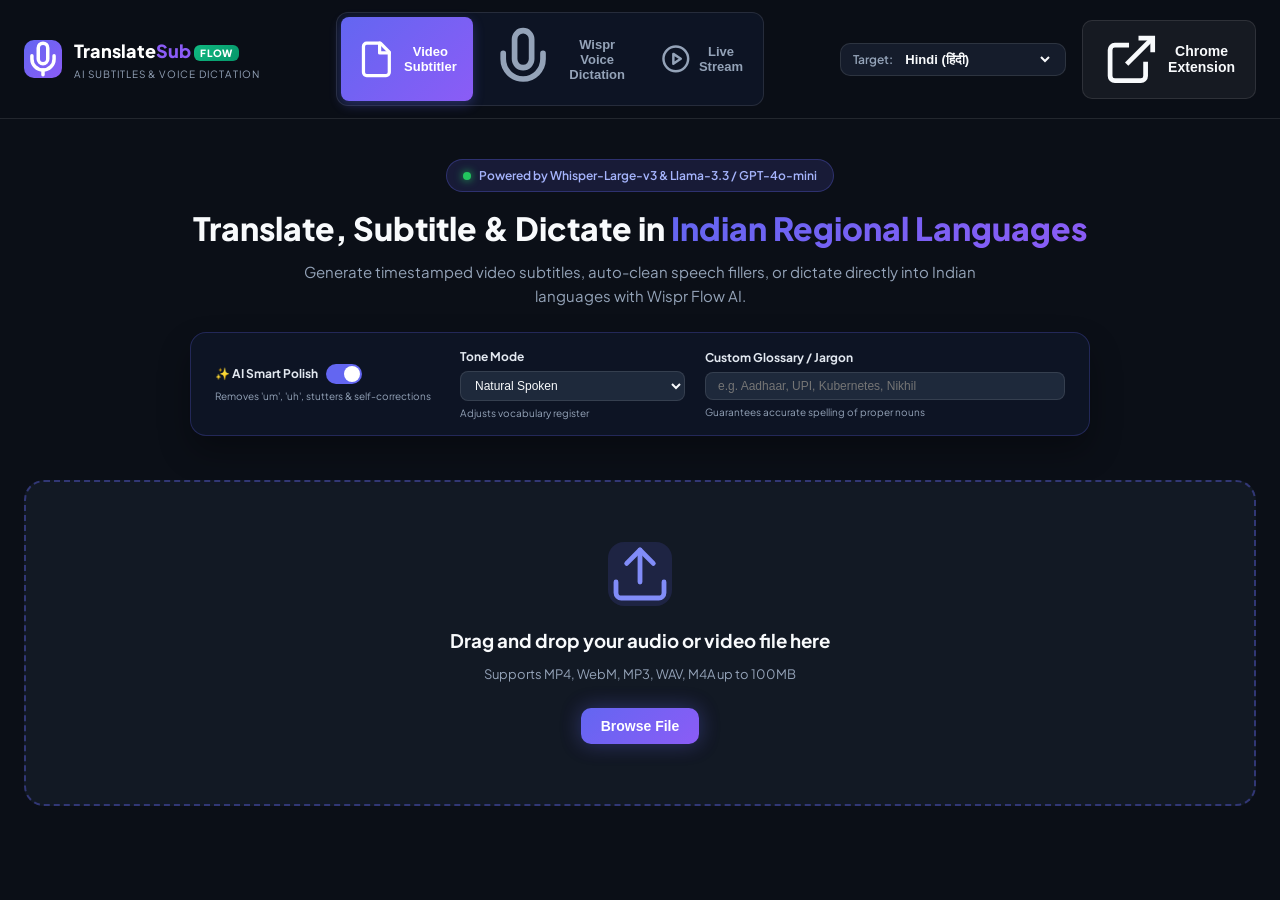
<file: frontend/index.html>
<!DOCTYPE html>
<html lang="en">
<head>
  <meta charset="UTF-8">
  <meta name="viewport" content="width=device-width, initial-scale=1.0">
  <title>TranslateSub & Wispr Flow - AI Video Subtitles & Regional Voice Dictation</title>
  <link rel="stylesheet" href="styles.css">
  <link rel="preconnect" href="https://fonts.googleapis.com">
  <link rel="preconnect" href="https://fonts.gstatic.com" crossorigin>
  <link href="https://fonts.googleapis.com/css2?family=Plus+Jakarta+Sans:wght@400;500;600;700;800&display=swap" rel="stylesheet">
</head>
<body>
  <!-- Header Navbar -->
  <header class="navbar">
    <div class="nav-container">
      <div class="brand">
        <div class="logo-icon">
          <svg viewBox="0 0 24 24" fill="none" stroke="currentColor" stroke-width="2.2" stroke-linecap="round" stroke-linejoin="round">
            <path d="M12 2a3 3 0 0 0-3 3v7a3 3 0 0 0 6 0V5a3 3 0 0 0-3-3z"></path>
            <path d="M19 10v2a7 7 0 0 1-14 0v-2"></path>
            <line x1="12" y1="19" x2="12" y2="22"></line>
          </svg>
        </div>
        <div class="brand-text">
          <span class="brand-name">Translate<span class="brand-accent">Sub</span> <span class="badge-flow">FLOW</span></span>
          <span class="brand-tag">AI Subtitles & Voice Dictation</span>
        </div>
      </div>

      <!-- Studio Mode Nav Pills -->
      <div class="nav-pills">
        <button id="pillFileStudio" class="nav-pill active">
          <svg viewBox="0 0 24 24" fill="none" stroke="currentColor" stroke-width="2" stroke-linecap="round" stroke-linejoin="round"><path d="M14.5 2H6a2 2 0 0 0-2 2v16a2 2 0 0 0 2 2h12a2 2 0 0 0 2-2V7.5L14.5 2z"></path><polyline points="14 2 14 8 20 8"></polyline></svg>
          Video Subtitler
        </button>
        <button id="pillDictateStudio" class="nav-pill">
          <svg viewBox="0 0 24 24" fill="none" stroke="currentColor" stroke-width="2" stroke-linecap="round" stroke-linejoin="round"><path d="M12 2a3 3 0 0 0-3 3v7a3 3 0 0 0 6 0V5a3 3 0 0 0-3-3z"></path><path d="M19 10v2a7 7 0 0 1-14 0v-2"></path></svg>
          Wispr Voice Dictation
        </button>
        <button id="pillLiveStudio" class="nav-pill">
          <svg viewBox="0 0 24 24" fill="none" stroke="currentColor" stroke-width="2" stroke-linecap="round" stroke-linejoin="round"><circle cx="12" cy="12" r="10"></circle><polygon points="10 8 16 12 10 16 10 8"></polygon></svg>
          Live Stream
        </button>
      </div>

      <!-- Language & Controls -->
      <div class="nav-actions">
        <div class="lang-selector-group">
          <span class="lang-label">Target:</span>
          <select id="globalLangSelect" class="lang-select">
            <option value="hi" selected>Hindi (हिंदी)</option>
            <option value="mr">Marathi (मराठी)</option>
            <option value="ta">Tamil (தமிழ்)</option>
            <option value="te">Telugu (తెలుగు)</option>
            <option value="kn">Kannada (ಕನ್ನಡ)</option>
            <option value="bn">Bengali (বাংলা)</option>
            <option value="gu">Gujarati (ગુજરાતી)</option>
            <option value="ml">Malayalam (മലയാളം)</option>
            <option value="pa">Punjabi (ਪੰਜਾਬੀ)</option>
          </select>
        </div>

        <button id="extModalBtn" class="btn btn-outline">
          <svg viewBox="0 0 24 24" fill="none" stroke="currentColor" stroke-width="2"><path d="M18 13v6a2 2 0 0 1-2 2H5a2 2 0 0 1-2-2V8a2 2 0 0 1 2-2h6"></path><polyline points="15 3 21 3 21 9"></polyline><line x1="10" y1="14" x2="21" y2="3"></line></svg>
          Chrome Extension
        </button>
      </div>
    </div>
  </header>

  <!-- Hero Header -->
  <section class="hero-section">
    <div class="container text-center">
      <div class="hero-badge">
        <span class="pulse-dot"></span> Powered by Whisper-Large-v3 & Llama-3.3 / GPT-4o-mini
      </div>
      <h1 class="hero-title">Translate, Subtitle & Dictate in <span class="gradient-text">Indian Regional Languages</span></h1>
      <p class="hero-subtitle">Generate timestamped video subtitles, auto-clean speech fillers, or dictate directly into Indian languages with Wispr Flow AI.</p>

      <!-- Wispr Flow Global AI Settings Bar -->
      <div class="wispr-settings-bar card">
        <div class="wispr-setting-item">
          <label class="wispr-label">
            <span>✨ AI Smart Polish</span>
            <input type="checkbox" id="globalSmartCleanup" checked>
            <span class="toggle-track"><span class="toggle-indicator"></span></span>
          </label>
          <span class="wispr-hint">Removes 'um', 'uh', stutters & self-corrections</span>
        </div>

        <div class="wispr-setting-item">
          <label class="wispr-label">Tone Mode</label>
          <select id="globalToneSelect" class="select-sm">
            <option value="casual" selected>Natural Spoken</option>
            <option value="formal">Formal / Business</option>
            <option value="summary">Key Points Summary</option>
          </select>
          <span class="wispr-hint">Adjusts vocabulary register</span>
        </div>

        <div class="wispr-setting-item flex-2">
          <label class="wispr-label">Custom Glossary / Jargon</label>
          <input type="text" id="globalGlossaryInput" placeholder="e.g. Aadhaar, UPI, Kubernetes, Nikhil" class="input-sm">
          <span class="wispr-hint">Guarantees accurate spelling of proper nouns</span>
        </div>
      </div>
    </div>
  </section>

  <!-- Main Content Container -->
  <main class="main-container">

    <!-- MODE 1: FILE SUBTITLE STUDIO -->
    <section id="fileStudioMode" class="studio-section active">
      <!-- Upload Dropzone -->
      <div id="dropzone" class="dropzone-card">
        <input type="file" id="fileInput" accept="video/*,audio/*" class="file-input-hidden">
        <div class="dropzone-content">
          <div class="upload-icon">
            <svg viewBox="0 0 24 24" fill="none" stroke="currentColor" stroke-width="1.8" stroke-linecap="round" stroke-linejoin="round">
              <path d="M21 15v4a2 2 0 0 1-2 2H5a2 2 0 0 1-2-2v-4"></path>
              <polyline points="17 8 12 3 7 8"></polyline>
              <line x1="12" y1="3" x2="12" y2="15"></line>
            </svg>
          </div>
          <h3>Drag and drop your audio or video file here</h3>
          <p class="dropzone-hint">Supports MP4, WebM, MP3, WAV, M4A up to 100MB</p>
          <button type="button" id="browseBtn" class="btn btn-primary btn-glow">
            Browse File
          </button>
        </div>
      </div>

      <!-- Loading / Processing Card -->
      <div id="processingCard" class="card processing-card hidden">
        <div class="spinner"></div>
        <div class="processing-info">
          <h4 id="processingStatusTitle">Transcribing & Polishing Subtitles...</h4>
          <p id="processingStatusDesc">Whisper is extracting timestamps while AI polishes fillers and translates into your target regional language.</p>
          <div class="progress-bar-container">
            <div class="progress-bar-fill" id="progressBarFill"></div>
          </div>
        </div>
      </div>

      <!-- Studio Dual Pane Workspace -->
      <div id="workspaceGrid" class="workspace-grid hidden">

        <!-- Left Pane: Media Player & Synchronized Overlay -->
        <div class="media-pane card">
          <div class="pane-header">
            <div class="pane-title">
              <svg viewBox="0 0 24 24" fill="none" stroke="currentColor" stroke-width="2"><rect x="2" y="2" width="20" height="20" rx="2.18" ry="2.18"></rect><line x1="7" y1="2" x2="7" y2="22"></line><line x1="17" y1="2" x2="17" y2="22"></line><line x1="2" y1="12" x2="22" y2="12"></line></svg>
              Media Preview
            </div>
            <span id="fileNameBadge" class="badge">video.mp4</span>
          </div>

          <div class="player-wrapper">
            <video id="mediaPlayer" controls crossorigin="anonymous"></video>
            <!-- Synchronized On-Player Subtitle Overlay -->
            <div id="playerSubtitleOverlay" class="player-subtitle-overlay hidden">
              <div id="playerSubTranslated" class="sub-translated">...</div>
              <div id="playerSubOriginal" class="sub-original">...</div>
            </div>
          </div>
        </div>

        <!-- Right Pane: Interactive Subtitle Editor -->
        <div class="editor-pane card">
          <div class="pane-header">
            <div class="pane-title">
              <svg viewBox="0 0 24 24" fill="none" stroke="currentColor" stroke-width="2"><path d="M11 4H4a2 2 0 0 0-2 2v14a2 2 0 0 0 2 2h14a2 2 0 0 0 2-2v-7"></path><path d="M18.5 2.5a2.121 2.121 0 0 1 3 3L12 15l-4 1 1-4 9.5-9.5z"></path></svg>
              Subtitle Editor (<span id="segmentCount">0</span> segments)
            </div>
            <div class="editor-actions">
              <select id="exportFormatSelect" class="select-sm">
                <option value="srt">SRT Subtitles</option>
                <option value="vtt">WebVTT</option>
                <option value="txt">Plain Text</option>
              </select>
              <button id="downloadSubBtn" class="btn btn-sm btn-primary">
                <svg viewBox="0 0 24 24" fill="none" stroke="currentColor" stroke-width="2"><path d="M21 15v4a2 2 0 0 1-2 2H5a2 2 0 0 1-2-2v-4"></path><polyline points="7 10 12 15 17 10"></polyline><line x1="12" y1="15" x2="12" y2="3"></line></svg>
                Download
              </button>
            </div>
          </div>

          <div class="search-bar-wrapper">
            <svg class="search-icon" viewBox="0 0 24 24" fill="none" stroke="currentColor" stroke-width="2"><circle cx="11" cy="11" r="8"></circle><line x1="21" y1="21" x2="16.65" y2="16.65"></line></svg>
            <input type="text" id="searchInput" placeholder="Search original or translated subtitles..." class="search-input">
          </div>

          <div id="segmentList" class="segment-list">
            <!-- Dynamically populated subtitle cards -->
          </div>
        </div>
      </div>
    </section>

    <!-- MODE 2: WISPR VOICE DICTATION STUDIO -->
    <section id="dictateStudioMode" class="studio-section">
      <div class="dictate-container card">
        <div class="dictate-header">
          <div>
            <h2>Wispr Flow Voice Dictation</h2>
            <p class="text-muted">Speak naturally into your microphone — AI will strip out filler words, stutters, and self-corrections into polished regional script.</p>
          </div>
          <button id="dictateRecordBtn" class="btn btn-primary btn-lg btn-glow">
            <svg viewBox="0 0 24 24" fill="none" stroke="currentColor" stroke-width="2"><path d="M12 2a3 3 0 0 0-3 3v7a3 3 0 0 0 6 0V5a3 3 0 0 0-3-3z"></path><path d="M19 10v2a7 7 0 0 1-14 0v-2"></path><line x1="12" y1="19" x2="12" y2="22"></line></svg>
            <span>Start Dictating</span>
          </button>
        </div>

        <div class="dictate-output-box">
          <div class="dictate-box-header">
            <span class="dictate-box-label">Polished Regional Output</span>
            <button id="copyDictationBtn" class="btn btn-xs btn-outline">
              <svg viewBox="0 0 24 24" width="14" height="14" fill="none" stroke="currentColor" stroke-width="2"><rect x="9" y="9" width="13" height="13" rx="2" ry="2"></rect><path d="M5 15H4a2 2 0 0 1-2-2V4a2 2 0 0 1 2-2h9a2 2 0 0 1 2 2v1"></path></svg>
              Copy Text
            </button>
          </div>
          <textarea id="dictateResultText" placeholder="Click 'Start Dictating' and speak. Your polished regional translation will appear here..." class="dictate-textarea"></textarea>
          <div id="dictateOriginalHint" class="dictate-orig-hint"></div>
        </div>
      </div>
    </section>

    <!-- MODE 3: LIVE STREAM CAPTIONS STUDIO -->
    <section id="liveStudioMode" class="studio-section">
      <div class="live-studio-container card">
        <div class="live-header">
          <div>
            <h2>Live Audio Streaming Studio</h2>
            <p class="text-muted">Speak into your microphone or play browser tab audio to see real-time regional captions.</p>
          </div>
          <div class="live-status-badge" id="liveStatusBadge">
            <span class="status-dot"></span>
            <span id="liveStatusText">Disconnected</span>
          </div>
        </div>

        <div class="live-controls">
          <div class="form-row">
            <div class="form-group">
              <label>Audio Input Source</label>
              <select id="liveAudioSource" class="select-input">
                <option value="mic">Microphone Input</option>
                <option value="tab">Display / Tab Capture</option>
              </select>
            </div>
            <div class="form-group">
              <label>Target Language</label>
              <select id="liveTargetLang" class="select-input">
                <option value="hi">Hindi (हिंदी)</option>
                <option value="mr">Marathi (मराठी)</option>
                <option value="ta">Tamil (தமிழ்)</option>
                <option value="te">Telugu (తెలుగు)</option>
                <option value="kn">Kannada (ಕನ್ನಡ)</option>
                <option value="bn">Bengali (বাংলা)</option>
                <option value="gu">Gujarati (ગુજરાતી)</option>
                <option value="ml">Malayalam (മലയാളം)</option>
                <option value="pa">Punjabi (ਪੰਜਾਬੀ)</option>
              </select>
            </div>
          </div>

          <button id="toggleLiveBtn" class="btn btn-primary btn-lg btn-glow">
            <svg viewBox="0 0 24 24" fill="none" stroke="currentColor" stroke-width="2"><path d="M12 2a3 3 0 0 0-3 3v7a3 3 0 0 0 6 0V5a3 3 0 0 0-3-3z"></path><path d="M19 10v2a7 7 0 0 1-14 0v-2"></path><line x1="12" y1="19" x2="12" y2="22"></line></svg>
            Start Live Session
          </button>
        </div>

        <!-- Audio Waveform Visualizer Canvas -->
        <div class="visualizer-container">
          <canvas id="audioVisualizer"></canvas>
        </div>

        <!-- Live Subtitle Stream Timeline -->
        <div class="live-feed-header">
          <h3>Real-time Subtitle Feed</h3>
          <button id="clearLiveFeedBtn" class="btn btn-xs btn-outline">Clear Feed</button>
        </div>

        <div id="liveFeedTimeline" class="live-feed-timeline">
          <div class="feed-empty-state">
            <svg viewBox="0 0 24 24" fill="none" stroke="currentColor" stroke-width="1.5"><path d="M12 1a3 3 0 0 0-3 3v8a3 3 0 0 0 6 0V4a3 3 0 0 0-3-3z"></path><path d="M19 10v2a7 7 0 0 1-14 0v-2"></path></svg>
            <p>Click "Start Live Session" and speak to stream real-time translated captions.</p>
          </div>
        </div>
      </div>
    </section>

  </main>

  <!-- Chrome Extension Showcase Modal -->
  <div id="extModal" class="modal-backdrop hidden">
    <div class="modal-card card">
      <div class="modal-header">
        <h3>Chrome Extension & Wispr Voice Flow</h3>
        <button id="closeExtModalBtn" class="close-btn">&times;</button>
      </div>
      <div class="modal-body">
        <p>TranslateSub includes a Manifest V3 browser extension with instant voice typing and continuous tab audio capture.</p>

        <div class="feature-highlights">
          <div class="highlight-item">
            <span class="highlight-num">1</span>
            <div>
              <strong>🎙️ Instant Voice Dictation (Alt + Shift + V)</strong>
              <p>Type into WhatsApp Web, Gmail, Slack, ChatGPT in 9 Indian regional languages with filler-word removal.</p>
            </div>
          </div>
          <div class="highlight-item">
            <span class="highlight-num">2</span>
            <div>
              <strong>🔊 Tab Audio Pass-Through Loopback</strong>
              <p>Captures and translates tab audio without muting video playback.</p>
            </div>
          </div>
          <div class="highlight-item">
            <span class="highlight-num">3</span>
            <div>
              <strong>✨ On-Page Floating Caption Overlay</strong>
              <p>Renders sleek glassmorphic subtitles directly over YouTube, Netflix, or foreign livestreams.</p>
            </div>
          </div>
        </div>

        <div class="modal-footer">
          <a href="../extension/manifest.json" download class="btn btn-outline">View Manifest</a>
          <button id="gotItBtn" class="btn btn-primary">Got It</button>
        </div>
      </div>
    </div>
  </div>

  <script src="app.js"></script>
</body>
</html>
</file>
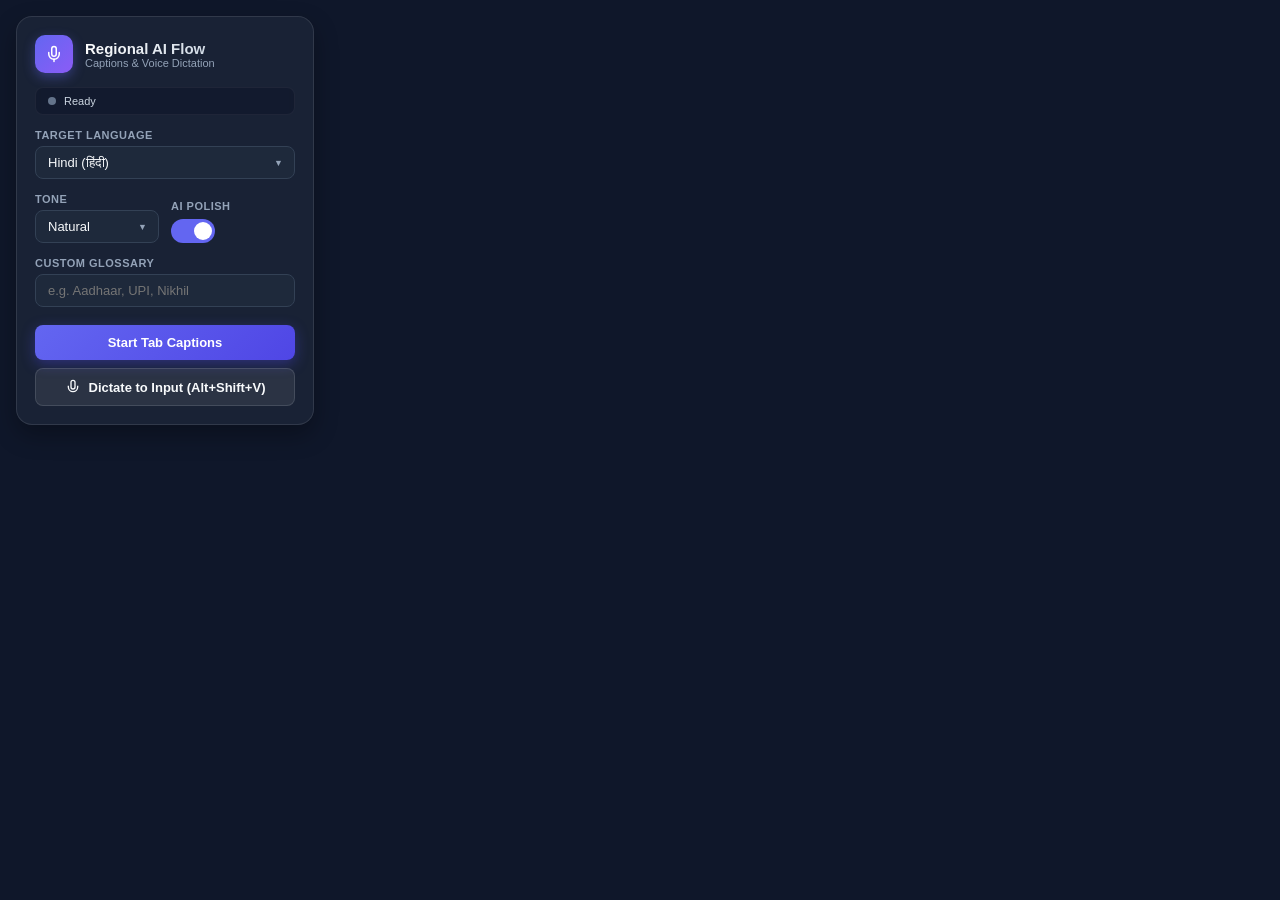
<file: extension/popup/popup.html>
<!DOCTYPE html>
<html lang="en">
<head>
  <meta charset="UTF-8">
  <meta name="viewport" content="width=device-width, initial-scale=1.0">
  <title>Regional Captions & Dictation</title>
  <link rel="stylesheet" href="popup.css">
</head>
<body>
  <div class="popup-card">
    <!-- Header -->
    <div class="header">
      <div class="logo-container">
        <svg class="icon-mic" viewBox="0 0 24 24" fill="none" stroke="currentColor" stroke-width="2" stroke-linecap="round" stroke-linejoin="round">
          <path d="M12 2a3 3 0 0 0-3 3v7a3 3 0 0 0 6 0V5a3 3 0 0 0-3-3z"></path>
          <path d="M19 10v2a7 7 0 0 1-14 0v-2"></path>
          <line x1="12" y1="19" x2="12" y2="22"></line>
        </svg>
      </div>
      <div>
        <h1 class="title">Regional AI Flow</h1>
        <p class="subtitle">Captions & Voice Dictation</p>
      </div>
    </div>

    <!-- Status Badge -->
    <div class="status-bar">
      <span class="status-dot" id="statusDot"></span>
      <span class="status-text" id="statusText">Ready</span>
    </div>

    <!-- Target Language Selection -->
    <div class="form-group">
      <label for="langSelect">Target Language</label>
      <div class="select-wrapper">
        <select id="langSelect">
          <option value="hi">Hindi (हिंदी)</option>
          <option value="mr">Marathi (मराठी)</option>
          <option value="ta">Tamil (தமிழ்)</option>
          <option value="te">Telugu (తెలుగు)</option>
          <option value="kn">Kannada (ಕನ್ನಡ)</option>
          <option value="bn">Bengali (বাংলা)</option>
          <option value="gu">Gujarati (ગુજરાતી)</option>
          <option value="ml">Malayalam (മലയാളം)</option>
          <option value="pa">Punjabi (ਪੰਜਾਬੀ)</option>
        </select>
      </div>
    </div>

    <!-- Wispr Flow AI Settings -->
    <div class="form-row-2">
      <div class="form-group flex-1">
        <label for="toneSelect">Tone</label>
        <div class="select-wrapper">
          <select id="toneSelect">
            <option value="casual" selected>Natural</option>
            <option value="formal">Formal</option>
            <option value="summary">Summary</option>
          </select>
        </div>
      </div>
      <div class="form-group flex-1">
        <label>AI Polish</label>
        <label class="toggle-switch">
          <input type="checkbox" id="smartCleanupToggle" checked>
          <span class="toggle-slider"></span>
        </label>
      </div>
    </div>

    <!-- Custom Glossary -->
    <div class="form-group">
      <label for="glossaryInput">Custom Glossary</label>
      <input type="text" id="glossaryInput" placeholder="e.g. Aadhaar, UPI, Nikhil" class="text-input">
    </div>

    <!-- Main Action Buttons -->
    <div class="button-group">
      <button id="toggleBtn" class="btn btn-primary">
        <span id="btnText">Start Tab Captions</span>
      </button>
      <button id="dictateBtn" class="btn btn-secondary">
        <svg viewBox="0 0 24 24" width="16" height="16" fill="none" stroke="currentColor" stroke-width="2"><path d="M12 2a3 3 0 0 0-3 3v7a3 3 0 0 0 6 0V5a3 3 0 0 0-3-3z"></path><path d="M19 10v2a7 7 0 0 1-14 0v-2"></path></svg>
        <span>Dictate to Input (Alt+Shift+V)</span>
      </button>
    </div>
  </div>

  <script src="popup.js"></script>
</body>
</html>
</file>
<file: frontend/styles.css>
/* styles.css - TranslateSub Web Studio Design System */

:root {
  --bg-primary: #0B0F17;
  --bg-secondary: #111827;
  --bg-card: rgba(30, 41, 59, 0.65);
  --bg-card-hover: rgba(30, 41, 59, 0.85);
  --border-color: rgba(255, 255, 255, 0.1);
  --border-glow: rgba(99, 102, 241, 0.4);
  --accent-gradient: linear-gradient(135deg, #6366F1 0%, #8B5CF6 100%);
  --accent-gold: #FDE047;
  --text-main: #F8FAFC;
  --text-muted: #94A3B8;
  --font-family: 'Plus Jakarta Sans', -apple-system, BlinkMacSystemFont, sans-serif;
}

* {
  box-sizing: border-box;
  margin: 0;
  padding: 0;
}

body {
  background-color: var(--bg-primary);
  color: var(--text-main);
  font-family: var(--font-family);
  line-height: 1.6;
  min-height: 100vh;
  display: flex;
  flex-direction: column;
}

/* Custom Scrollbar */
::-webkit-scrollbar {
  width: 8px;
  height: 8px;
}
::-webkit-scrollbar-track {
  background: rgba(15, 23, 42, 0.6);
}
::-webkit-scrollbar-thumb {
  background: #334155;
  border-radius: 4px;
}
::-webkit-scrollbar-thumb:hover {
  background: #475569;
}

/* Utility Classes */
.hidden {
  display: none !important;
}

.text-center {
  text-align: center;
}

.gradient-text {
  background: var(--accent-gradient);
  -webkit-background-clip: text;
  -webkit-text-fill-color: transparent;
}

.card {
  background: var(--bg-card);
  backdrop-filter: blur(16px);
  -webkit-backdrop-filter: blur(16px);
  border: 1px solid var(--border-color);
  border-radius: 16px;
  box-shadow: 0 16px 32px rgba(0, 0, 0, 0.3);
}

/* Buttons */
.btn {
  display: inline-flex;
  align-items: center;
  justify-content: center;
  gap: 8px;
  padding: 10px 20px;
  border-radius: 10px;
  font-size: 14px;
  font-weight: 600;
  cursor: pointer;
  border: none;
  transition: all 0.2s cubic-bezier(0.16, 1, 0.3, 1);
  text-decoration: none;
}

.btn-primary {
  background: var(--accent-gradient);
  color: #FFFFFF;
}

.btn-primary:hover {
  transform: translateY(-1px);
  box-shadow: 0 8px 20px rgba(99, 102, 241, 0.4);
}

.btn-danger {
  background: linear-gradient(135deg, #EF4444 0%, #DC2626 100%);
  color: #FFFFFF;
}

.btn-danger:hover {
  transform: translateY(-1px);
  box-shadow: 0 8px 20px rgba(239, 68, 68, 0.4);
}

.btn-glow {
  box-shadow: 0 0 20px rgba(99, 102, 241, 0.35);
}

.btn-outline {
  background: rgba(255, 255, 255, 0.05);
  color: var(--text-main);
  border: 1px solid var(--border-color);
}

.btn-outline:hover {
  background: rgba(255, 255, 255, 0.1);
  border-color: rgba(255, 255, 255, 0.2);
}

.btn-sm {
  padding: 6px 12px;
  font-size: 12px;
}

.btn-xs {
  padding: 4px 8px;
  font-size: 11px;
}

.btn-lg {
  padding: 14px 28px;
  font-size: 16px;
}

/* Header Navbar */
.navbar {
  background: rgba(11, 15, 23, 0.85);
  backdrop-filter: blur(12px);
  border-bottom: 1px solid var(--border-color);
  position: sticky;
  top: 0;
  z-index: 1000;
}

.nav-container {
  max-width: 1400px;
  margin: 0 auto;
  padding: 12px 24px;
  display: flex;
  align-items: center;
  justify-content: space-between;
  gap: 20px;
}

.brand {
  display: flex;
  align-items: center;
  gap: 12px;
}

.logo-icon {
  width: 38px;
  height: 38px;
  background: var(--accent-gradient);
  border-radius: 10px;
  display: flex;
  align-items: center;
  justify-content: center;
  color: #FFFFFF;
}

.brand-name {
  font-size: 18px;
  font-weight: 800;
  color: #FFFFFF;
}

.brand-accent {
  color: #8B5CF6;
}

.brand-tag {
  display: block;
  font-size: 10px;
  color: var(--text-muted);
  text-transform: uppercase;
  letter-spacing: 0.8px;
}

.nav-pills {
  display: flex;
  background: rgba(15, 23, 42, 0.8);
  padding: 4px;
  border-radius: 12px;
  border: 1px solid var(--border-color);
}

.nav-pill {
  display: flex;
  align-items: center;
  gap: 8px;
  padding: 8px 16px;
  border-radius: 8px;
  background: transparent;
  border: none;
  color: var(--text-muted);
  font-size: 13px;
  font-weight: 600;
  cursor: pointer;
  transition: all 0.2s ease;
}

.nav-pill.active {
  background: var(--accent-gradient);
  color: #FFFFFF;
  box-shadow: 0 4px 12px rgba(99, 102, 241, 0.3);
}

.nav-actions {
  display: flex;
  align-items: center;
  gap: 16px;
}

.lang-selector-group {
  display: flex;
  align-items: center;
  gap: 8px;
  background: rgba(30, 41, 59, 0.6);
  padding: 6px 12px;
  border-radius: 10px;
  border: 1px solid var(--border-color);
}

.lang-label {
  font-size: 12px;
  font-weight: 600;
  color: var(--text-muted);
}

.lang-select {
  background: transparent;
  border: none;
  color: var(--text-main);
  font-size: 13px;
  font-weight: 600;
  outline: none;
  cursor: pointer;
}

.lang-select option {
  background-color: #1E293B;
  color: #F8FAFC;
}

/* Hero Section */
.hero-section {
  padding: 40px 24px 20px;
}

.container {
  max-width: 900px;
  margin: 0 auto;
}

.hero-badge {
  display: inline-flex;
  align-items: center;
  gap: 8px;
  background: rgba(99, 102, 241, 0.15);
  border: 1px solid rgba(99, 102, 241, 0.3);
  padding: 6px 16px;
  border-radius: 20px;
  font-size: 12px;
  font-weight: 600;
  color: #A5B4FC;
  margin-bottom: 16px;
}

.pulse-dot {
  width: 8px;
  height: 8px;
  background: #22C55E;
  border-radius: 50%;
  box-shadow: 0 0 8px #22C55E;
}

.hero-title {
  font-size: 32px;
  font-weight: 800;
  line-height: 1.25;
  margin-bottom: 12px;
}

.hero-subtitle {
  font-size: 15px;
  color: var(--text-muted);
  max-width: 680px;
  margin: 0 auto;
}

.badge-flow {
  background: linear-gradient(135deg, #10B981, #059669);
  color: #FFFFFF;
  font-size: 10px;
  font-weight: 800;
  padding: 2px 6px;
  border-radius: 6px;
  vertical-align: middle;
  letter-spacing: 0.8px;
}

/* Wispr Flow Global AI Settings Bar */
.wispr-settings-bar {
  display: flex;
  align-items: center;
  justify-content: space-between;
  gap: 20px;
  padding: 14px 24px;
  margin: 24px auto 0;
  max-width: 900px;
  background: rgba(15, 23, 42, 0.75);
  border: 1px solid rgba(99, 102, 241, 0.25);
  text-align: left;
}

.wispr-setting-item {
  display: flex;
  flex-direction: column;
  gap: 4px;
  flex: 1;
}

.wispr-setting-item.flex-2 {
  flex: 1.6;
}

.wispr-label {
  font-size: 12px;
  font-weight: 700;
  color: #E2E8F0;
  display: flex;
  align-items: center;
  gap: 8px;
  cursor: pointer;
}

.wispr-hint {
  font-size: 10px;
  color: var(--text-muted);
}

.input-sm {
  background: #1E293B;
  border: 1px solid var(--border-color);
  color: var(--text-main);
  padding: 6px 12px;
  border-radius: 8px;
  font-size: 12px;
  outline: none;
  width: 100%;
}

.input-sm:focus {
  border-color: #6366F1;
}

/* Wispr Toggle Switch */
.toggle-track {
  display: inline-block;
  width: 36px;
  height: 20px;
  background: #334155;
  border-radius: 20px;
  position: relative;
  transition: all 0.2s ease;
}

.toggle-indicator {
  position: absolute;
  top: 2px;
  left: 2px;
  width: 16px;
  height: 16px;
  background: #FFFFFF;
  border-radius: 50%;
  transition: all 0.2s ease;
}

input[type="checkbox"]:checked + .toggle-track {
  background: #6366F1;
}

input[type="checkbox"]:checked + .toggle-track .toggle-indicator {
  transform: translateX(16px);
}

.wispr-label input[type="checkbox"] {
  display: none;
}

/* Dictation Studio Mode */
.dictate-container {
  padding: 32px;
  display: flex;
  flex-direction: column;
  gap: 24px;
  max-width: 900px;
  margin: 0 auto;
}

.dictate-header {
  display: flex;
  align-items: center;
  justify-content: space-between;
  gap: 20px;
}

.dictate-output-box {
  background: rgba(15, 23, 42, 0.7);
  border: 1px solid var(--border-color);
  border-radius: 16px;
  padding: 20px;
  display: flex;
  flex-direction: column;
  gap: 12px;
}

.dictate-box-header {
  display: flex;
  align-items: center;
  justify-content: space-between;
}

.dictate-box-label {
  font-size: 12px;
  font-weight: 700;
  color: var(--accent-gold);
  text-transform: uppercase;
  letter-spacing: 0.5px;
}

.dictate-textarea {
  width: 100%;
  height: 180px;
  background: transparent;
  border: none;
  color: #FFFFFF;
  font-family: inherit;
  font-size: 18px;
  font-weight: 600;
  line-height: 1.6;
  resize: vertical;
  outline: none;
}

.dictate-orig-hint {
  font-size: 12px;
  color: var(--text-muted);
  border-top: 1px solid rgba(255, 255, 255, 0.05);
  padding-top: 8px;
}

/* Main Container */
.main-container {
  max-width: 1400px;
  margin: 0 auto;
  padding: 24px;
  width: 100%;
  flex: 1;
}

.studio-section {
  display: none;
}

.studio-section.active {
  display: block;
}

/* Dropzone Card */
.dropzone-card {
  background: rgba(30, 41, 59, 0.4);
  border: 2px dashed rgba(99, 102, 241, 0.4);
  border-radius: 20px;
  padding: 60px 40px;
  text-align: center;
  cursor: pointer;
  transition: all 0.3s ease;
  position: relative;
}

.dropzone-card:hover, .dropzone-card.drag-over {
  background: rgba(99, 102, 241, 0.1);
  border-color: #6366F1;
  box-shadow: 0 0 30px rgba(99, 102, 241, 0.2);
}

.file-input-hidden {
  display: none;
}

.upload-icon {
  width: 64px;
  height: 64px;
  background: rgba(99, 102, 241, 0.15);
  border-radius: 16px;
  display: flex;
  align-items: center;
  justify-content: center;
  color: #818CF8;
  margin: 0 auto 20px;
}

.dropzone-hint {
  color: var(--text-muted);
  font-size: 13px;
  margin: 8px 0 24px;
}

/* Processing Card */
.processing-card {
  display: flex;
  align-items: center;
  gap: 24px;
  padding: 32px;
}

.spinner {
  width: 48px;
  height: 48px;
  border: 4px solid rgba(99, 102, 241, 0.2);
  border-top-color: #6366F1;
  border-radius: 50%;
  animation: spin 1s linear infinite;
  flex-shrink: 0;
}

@keyframes spin {
  to { transform: rotate(360deg); }
}

.processing-info {
  flex: 1;
}

.progress-bar-container {
  width: 100%;
  height: 8px;
  background: rgba(15, 23, 42, 0.8);
  border-radius: 4px;
  overflow: hidden;
  margin-top: 12px;
  position: relative;
}

.progress-bar-fill {
  height: 100%;
  width: 40%;
  background: var(--accent-gradient);
  border-radius: 4px;
  position: absolute;
  animation: indeterminateProgress 1.8s cubic-bezier(0.65, 0, 0.35, 1) infinite;
}

@keyframes indeterminateProgress {
  0% { left: -40%; width: 30%; }
  50% { left: 40%; width: 50%; }
  100% { left: 100%; width: 30%; }
}

/* Workspace Dual-Pane Grid */
.workspace-grid {
  display: grid;
  grid-template-columns: 1fr 1fr;
  gap: 24px;
}

@media (max-width: 1024px) {
  .workspace-grid {
    grid-template-columns: 1fr;
  }
}

.media-pane, .editor-pane {
  display: flex;
  flex-direction: column;
  height: 620px;
}

.pane-header {
  padding: 16px 20px;
  border-bottom: 1px solid var(--border-color);
  display: flex;
  align-items: center;
  justify-content: space-between;
  gap: 12px;
}

.pane-title {
  display: flex;
  align-items: center;
  gap: 8px;
  font-size: 15px;
  font-weight: 700;
}

.badge {
  background: rgba(99, 102, 241, 0.2);
  color: #A5B4FC;
  padding: 4px 10px;
  border-radius: 6px;
  font-size: 11px;
  font-weight: 600;
}

/* Media Player Wrapper */
.player-wrapper {
  position: relative;
  width: 100%;
  height: 100%;
  background: #000000;
  display: flex;
  align-items: center;
  justify-content: center;
  border-bottom-left-radius: 16px;
  border-bottom-right-radius: 16px;
  overflow: hidden;
}

video#mediaPlayer {
  width: 100%;
  max-height: 100%;
  object-fit: contain;
}

/* Subtitle Overlay over Media Player */
.player-subtitle-overlay {
  position: absolute;
  bottom: 50px;
  left: 50%;
  transform: translateX(-50%);
  width: 85%;
  background: rgba(15, 23, 42, 0.88);
  backdrop-filter: blur(12px);
  border: 1px solid rgba(255, 255, 255, 0.15);
  border-radius: 12px;
  padding: 12px 20px;
  text-align: center;
  pointer-events: none;
  transition: opacity 0.3s ease;
  box-shadow: 0 10px 30px rgba(0, 0, 0, 0.6);
}

.sub-translated {
  color: var(--accent-gold);
  font-size: 18px;
  font-weight: 700;
  line-height: 1.3;
}

.sub-original {
  color: var(--text-muted);
  font-size: 12px;
  margin-top: 4px;
}

/* Subtitle Editor Pane */
.editor-actions {
  display: flex;
  align-items: center;
  gap: 8px;
}

.select-sm {
  background: #1E293B;
  border: 1px solid var(--border-color);
  color: var(--text-main);
  padding: 6px 10px;
  border-radius: 8px;
  font-size: 12px;
  outline: none;
}

.search-bar-wrapper {
  padding: 12px 20px;
  border-bottom: 1px solid var(--border-color);
  position: relative;
}

.search-icon {
  position: absolute;
  left: 32px;
  top: 50%;
  transform: translateY(-50%);
  width: 16px;
  height: 16px;
  color: var(--text-muted);
}

.search-input {
  width: 100%;
  padding: 8px 12px 8px 36px;
  background: rgba(15, 23, 42, 0.6);
  border: 1px solid var(--border-color);
  border-radius: 8px;
  color: var(--text-main);
  font-size: 13px;
  outline: none;
}

.search-input:focus {
  border-color: #6366F1;
}

.segment-list {
  flex: 1;
  overflow-y: auto;
  padding: 16px;
  display: flex;
  flex-direction: column;
  gap: 12px;
}

/* Subtitle Segment Card */
.segment-card {
  background: rgba(15, 23, 42, 0.5);
  border: 1px solid var(--border-color);
  border-radius: 12px;
  padding: 12px 16px;
  cursor: pointer;
  transition: all 0.2s ease;
}

.segment-card:hover {
  background: rgba(30, 41, 59, 0.8);
  border-color: rgba(99, 102, 241, 0.3);
}

.segment-card.active {
  border-color: #6366F1;
  background: rgba(99, 102, 241, 0.12);
  box-shadow: 0 0 15px rgba(99, 102, 241, 0.2);
}

.segment-header {
  display: flex;
  align-items: center;
  justify-content: space-between;
  margin-bottom: 8px;
}

.segment-time {
  font-size: 11px;
  font-weight: 700;
  color: #818CF8;
  background: rgba(99, 102, 241, 0.15);
  padding: 2px 8px;
  border-radius: 4px;
}

.segment-orig-text {
  font-size: 12px;
  color: var(--text-muted);
  margin-bottom: 6px;
}

.segment-trans-input {
  width: 100%;
  background: rgba(15, 23, 42, 0.8);
  border: 1px solid var(--border-color);
  border-radius: 6px;
  color: #FFFFFF;
  padding: 6px 10px;
  font-size: 14px;
  font-weight: 600;
  outline: none;
}

.segment-trans-input:focus {
  border-color: #6366F1;
}

/* Live Studio Container */
.live-studio-container {
  padding: 28px;
  display: flex;
  flex-direction: column;
  gap: 20px;
}

.live-header {
  display: flex;
  align-items: center;
  justify-content: space-between;
}

.live-status-badge {
  display: flex;
  align-items: center;
  gap: 8px;
  background: rgba(15, 23, 42, 0.8);
  padding: 8px 16px;
  border-radius: 20px;
  border: 1px solid var(--border-color);
  font-size: 12px;
  font-weight: 600;
}

.live-status-badge.active .status-dot {
  background: #22C55E;
  box-shadow: 0 0 10px #22C55E;
}

.live-controls {
  display: flex;
  align-items: flex-end;
  justify-content: space-between;
  gap: 24px;
}

.form-row {
  display: flex;
  gap: 20px;
  flex: 1;
}

.form-group {
  display: flex;
  flex-direction: column;
  gap: 6px;
  flex: 1;
}

.form-group label {
  font-size: 12px;
  font-weight: 700;
  color: var(--text-muted);
  text-transform: uppercase;
}

.select-input {
  background: #1E293B;
  border: 1px solid var(--border-color);
  border-radius: 10px;
  color: var(--text-main);
  padding: 10px 14px;
  font-size: 14px;
  outline: none;
}

/* Visualizer Canvas */
.visualizer-container {
  width: 100%;
  height: 90px;
  background: rgba(15, 23, 42, 0.8);
  border: 1px solid var(--border-color);
  border-radius: 12px;
  overflow: hidden;
}

canvas#audioVisualizer {
  width: 100%;
  height: 100%;
  display: block;
}

/* Live Feed Timeline */
.live-feed-header {
  display: flex;
  align-items: center;
  justify-content: space-between;
}

.live-feed-timeline {
  height: 300px;
  overflow-y: auto;
  background: rgba(15, 23, 42, 0.5);
  border: 1px solid var(--border-color);
  border-radius: 12px;
  padding: 16px;
  display: flex;
  flex-direction: column;
  gap: 12px;
}

.feed-empty-state {
  display: flex;
  flex-direction: column;
  align-items: center;
  justify-content: center;
  height: 100%;
  color: var(--text-muted);
  gap: 12px;
}

.feed-empty-state svg {
  width: 40px;
  height: 40px;
  opacity: 0.5;
}

.feed-item {
  background: rgba(30, 41, 59, 0.7);
  border: 1px solid var(--border-color);
  border-radius: 10px;
  padding: 12px 16px;
  animation: slideIn 0.3s ease-out;
}

@keyframes slideIn {
  from { opacity: 0; transform: translateY(8px); }
  to { opacity: 1; transform: translateY(0); }
}

.feed-translated {
  color: var(--accent-gold);
  font-weight: 700;
  font-size: 16px;
}

.feed-original {
  color: var(--text-muted);
  font-size: 12px;
  margin-top: 4px;
}

/* Modal */
.modal-backdrop {
  position: fixed;
  inset: 0;
  background: rgba(0, 0, 0, 0.75);
  backdrop-filter: blur(8px);
  z-index: 2000;
  display: flex;
  align-items: center;
  justify-content: center;
  padding: 20px;
}

.modal-card {
  max-width: 500px;
  width: 100%;
  padding: 28px;
}

.modal-header {
  display: flex;
  align-items: center;
  justify-content: space-between;
  margin-bottom: 16px;
}

.close-btn {
  background: none;
  border: none;
  color: var(--text-muted);
  font-size: 24px;
  cursor: pointer;
}

.feature-highlights {
  display: flex;
  flex-direction: column;
  gap: 16px;
  margin: 20px 0;
}

.highlight-item {
  display: flex;
  gap: 16px;
  align-items: flex-start;
}

.highlight-num {
  width: 28px;
  height: 28px;
  background: var(--accent-gradient);
  border-radius: 50%;
  display: flex;
  align-items: center;
  justify-content: center;
  font-size: 12px;
  font-weight: 800;
  color: #FFFFFF;
  flex-shrink: 0;
}

.modal-footer {
  display: flex;
  justify-content: flex-end;
  gap: 12px;
  margin-top: 24px;
}

@media (max-width: 768px) {
  .nav-container {
    flex-direction: column;
    align-items: stretch;
    gap: 14px;
  }
  .nav-pills {
    justify-content: center;
  }
  .nav-actions {
    justify-content: space-between;
  }
  .hero-title {
    font-size: 24px;
  }
  .live-controls {
    flex-direction: column;
    align-items: stretch;
  }
  .form-row {
    flex-direction: column;
    gap: 12px;
  }
}
</file>
<file: extension/popup/popup.css>
/* popup.css - Extension popup styling with Wispr Flow controls */

* {
  box-sizing: border-box;
  margin: 0;
  padding: 0;
}

body {
  width: 330px;
  background-color: #0F172A;
  color: #F8FAFC;
  font-family: -apple-system, BlinkMacSystemFont, "Segoe UI", Roboto, sans-serif;
  padding: 16px;
}

.popup-card {
  display: flex;
  flex-direction: column;
  gap: 14px;
  background: rgba(30, 41, 59, 0.7);
  backdrop-filter: blur(12px);
  border: 1px solid rgba(255, 255, 255, 0.1);
  border-radius: 16px;
  padding: 18px;
  box-shadow: 0 10px 25px rgba(0, 0, 0, 0.3);
}

.header {
  display: flex;
  align-items: center;
  gap: 12px;
}

.logo-container {
  width: 38px;
  height: 38px;
  background: linear-gradient(135deg, #6366F1, #8B5CF6);
  border-radius: 10px;
  display: flex;
  align-items: center;
  justify-content: center;
  box-shadow: 0 4px 12px rgba(99, 102, 241, 0.4);
}

.icon-mic {
  width: 18px;
  height: 18px;
  stroke: #FFFFFF;
}

.title {
  font-size: 15px;
  font-weight: 700;
  background: linear-gradient(135deg, #FFFFFF 0%, #CBD5E1 100%);
  -webkit-background-clip: text;
  -webkit-text-fill-color: transparent;
}

.subtitle {
  font-size: 11px;
  color: #94A3B8;
}

.status-bar {
  display: flex;
  align-items: center;
  gap: 8px;
  background: rgba(15, 23, 42, 0.6);
  padding: 7px 12px;
  border-radius: 8px;
  font-size: 11px;
  border: 1px solid rgba(255, 255, 255, 0.05);
}

.status-dot {
  width: 8px;
  height: 8px;
  border-radius: 50%;
  background-color: #64748B;
  transition: background-color 0.3s ease;
}

.status-bar.active .status-dot {
  background-color: #22C55E;
  box-shadow: 0 0 8px #22C55E;
  animation: pulseDot 1.5s infinite;
}

@keyframes pulseDot {
  0% { transform: scale(0.95); opacity: 0.8; }
  50% { transform: scale(1.15); opacity: 1; box-shadow: 0 0 12px #22C55E; }
  100% { transform: scale(0.95); opacity: 0.8; }
}

.status-text {
  color: #CBD5E1;
  font-weight: 500;
}

.form-group {
  display: flex;
  flex-direction: column;
  gap: 5px;
}

.form-row-2 {
  display: flex;
  gap: 12px;
  align-items: flex-end;
}

.flex-1 {
  flex: 1;
}

label {
  font-size: 11px;
  font-weight: 600;
  color: #94A3B8;
  text-transform: uppercase;
  letter-spacing: 0.5px;
}

.select-wrapper {
  position: relative;
}

select, .text-input {
  width: 100%;
  padding: 8px 12px;
  background-color: #1E293B;
  border: 1px solid #334155;
  border-radius: 8px;
  color: #F8FAFC;
  font-size: 13px;
  outline: none;
  transition: border-color 0.2s;
}

select {
  cursor: pointer;
  appearance: none;
}

select:focus, .text-input:focus {
  border-color: #6366F1;
}

.select-wrapper::after {
  content: '▼';
  font-size: 9px;
  color: #94A3B8;
  position: absolute;
  right: 12px;
  top: 50%;
  transform: translateY(-50%);
  pointer-events: none;
}

/* Toggle Switch */
.toggle-switch {
  position: relative;
  display: inline-block;
  width: 44px;
  height: 24px;
  margin-top: 2px;
}

.toggle-switch input {
  opacity: 0;
  width: 0;
  height: 0;
}

.toggle-slider {
  position: absolute;
  cursor: pointer;
  inset: 0;
  background-color: #334155;
  transition: .3s;
  border-radius: 24px;
}

.toggle-slider:before {
  position: absolute;
  content: "";
  height: 18px;
  width: 18px;
  left: 3px;
  bottom: 3px;
  background-color: white;
  transition: .3s;
  border-radius: 50%;
}

input:checked + .toggle-slider {
  background-color: #6366F1;
}

input:checked + .toggle-slider:before {
  transform: translateX(20px);
}

/* Buttons */
.button-group {
  display: flex;
  flex-direction: column;
  gap: 8px;
  margin-top: 4px;
}

.btn {
  width: 100%;
  padding: 10px 14px;
  border-radius: 8px;
  border: none;
  font-weight: 600;
  font-size: 13px;
  cursor: pointer;
  display: flex;
  align-items: center;
  justify-content: center;
  gap: 8px;
  transition: all 0.2s ease;
}

.btn:disabled {
  opacity: 0.6;
  cursor: not-allowed;
  transform: none !important;
  box-shadow: none !important;
}

.btn-primary {
  background: linear-gradient(135deg, #6366F1 0%, #4F46E5 100%);
  color: #FFFFFF;
  box-shadow: 0 4px 14px rgba(79, 70, 229, 0.4);
}

.btn-primary:hover:not(:disabled) {
  transform: translateY(-1px);
  box-shadow: 0 6px 18px rgba(79, 70, 229, 0.5);
}

.btn-secondary {
  background: rgba(255, 255, 255, 0.08);
  color: #F8FAFC;
  border: 1px solid rgba(255, 255, 255, 0.12);
}

.btn-secondary:hover {
  background: rgba(255, 255, 255, 0.15);
  border-color: rgba(99, 102, 241, 0.4);
}

.btn-danger {
  background: linear-gradient(135deg, #EF4444 0%, #DC2626 100%);
  color: #FFFFFF;
  box-shadow: 0 4px 14px rgba(220, 38, 38, 0.4);
}

.btn-danger:hover:not(:disabled) {
  transform: translateY(-1px);
  box-shadow: 0 6px 18px rgba(220, 38, 38, 0.5);
}
</file>
